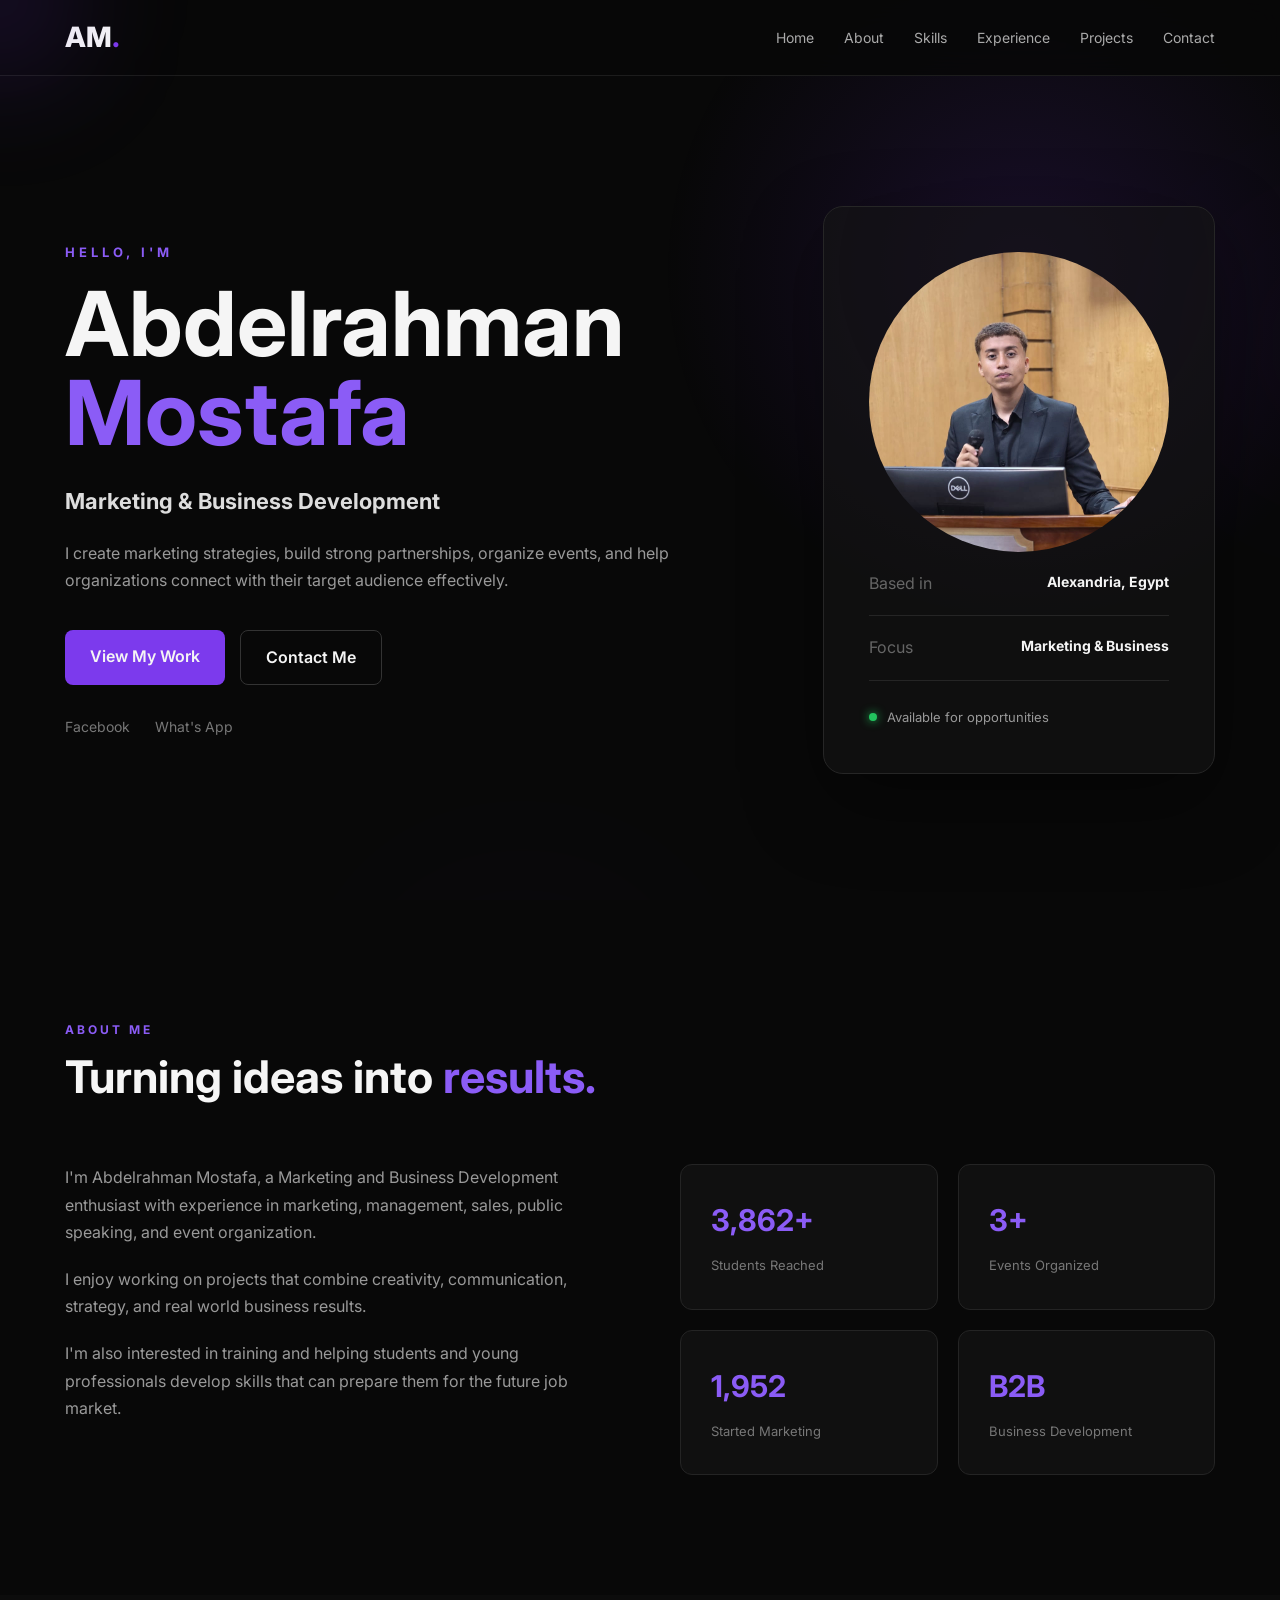
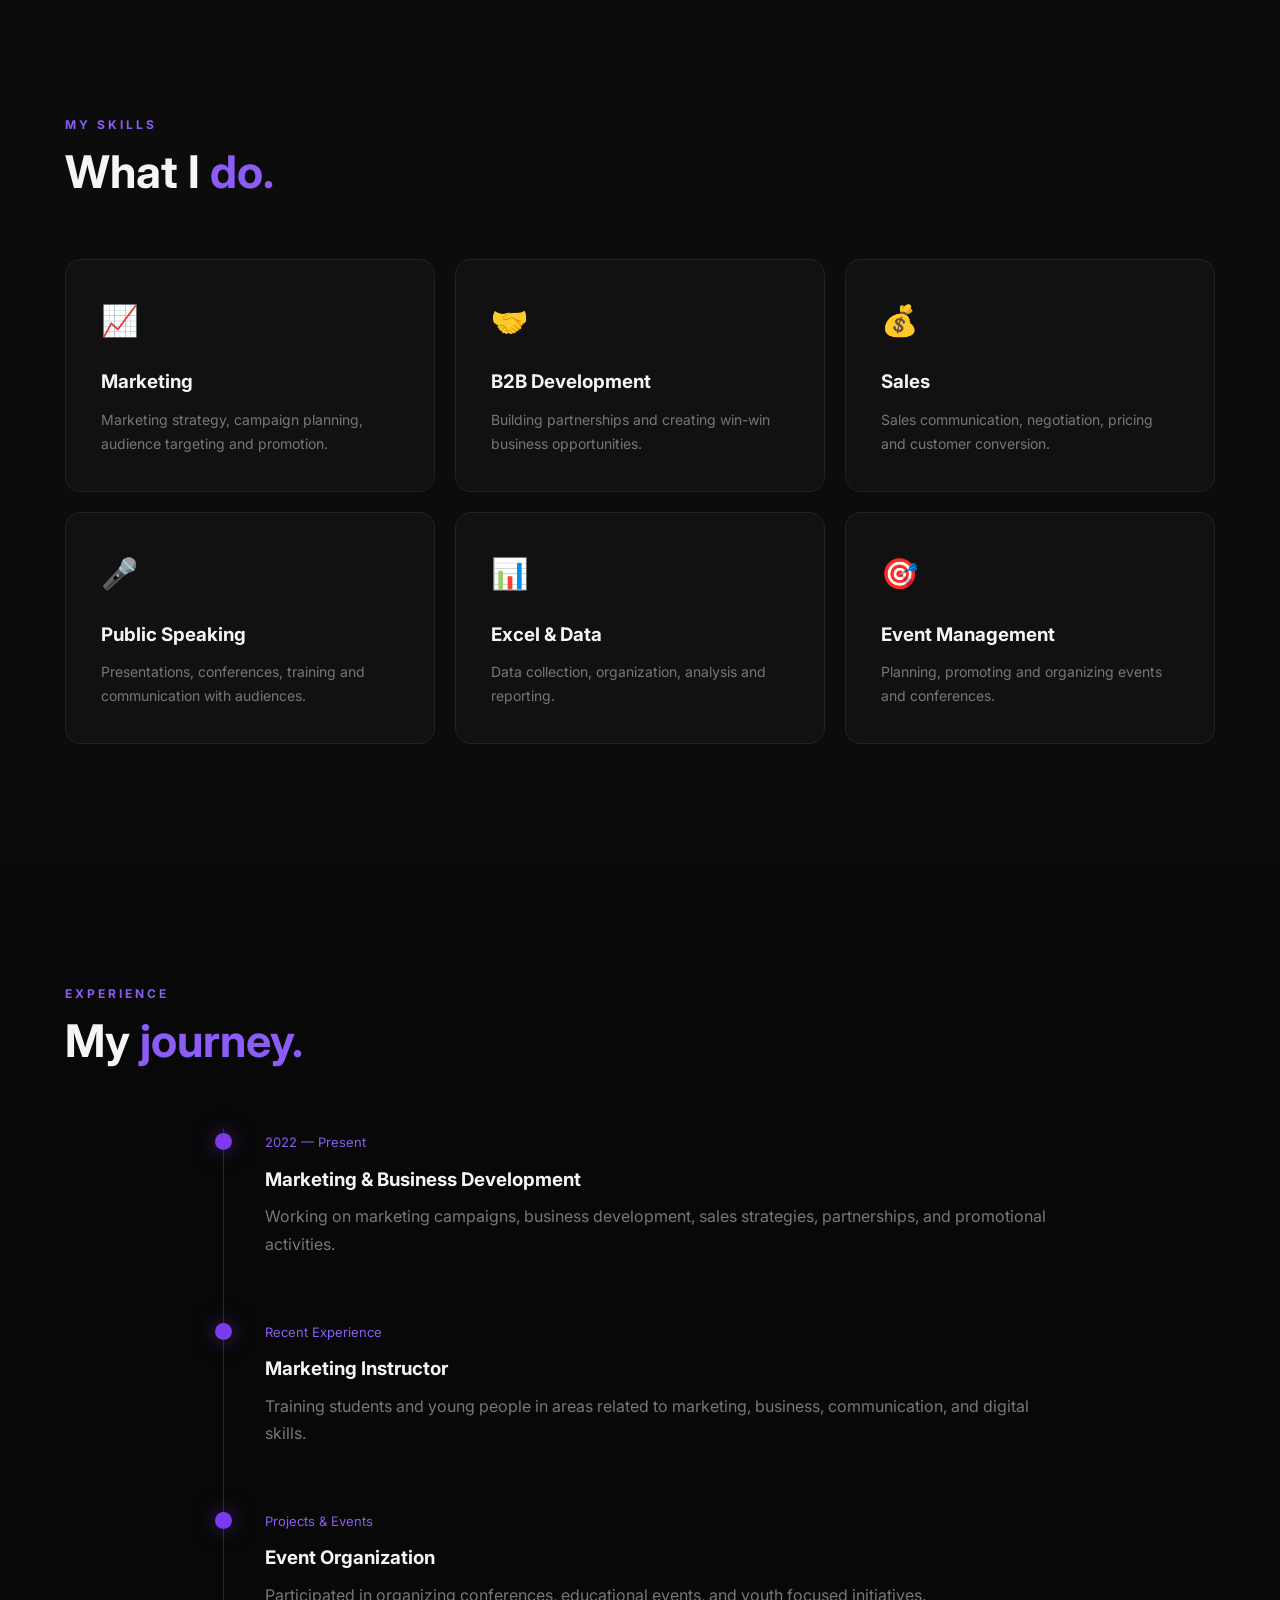
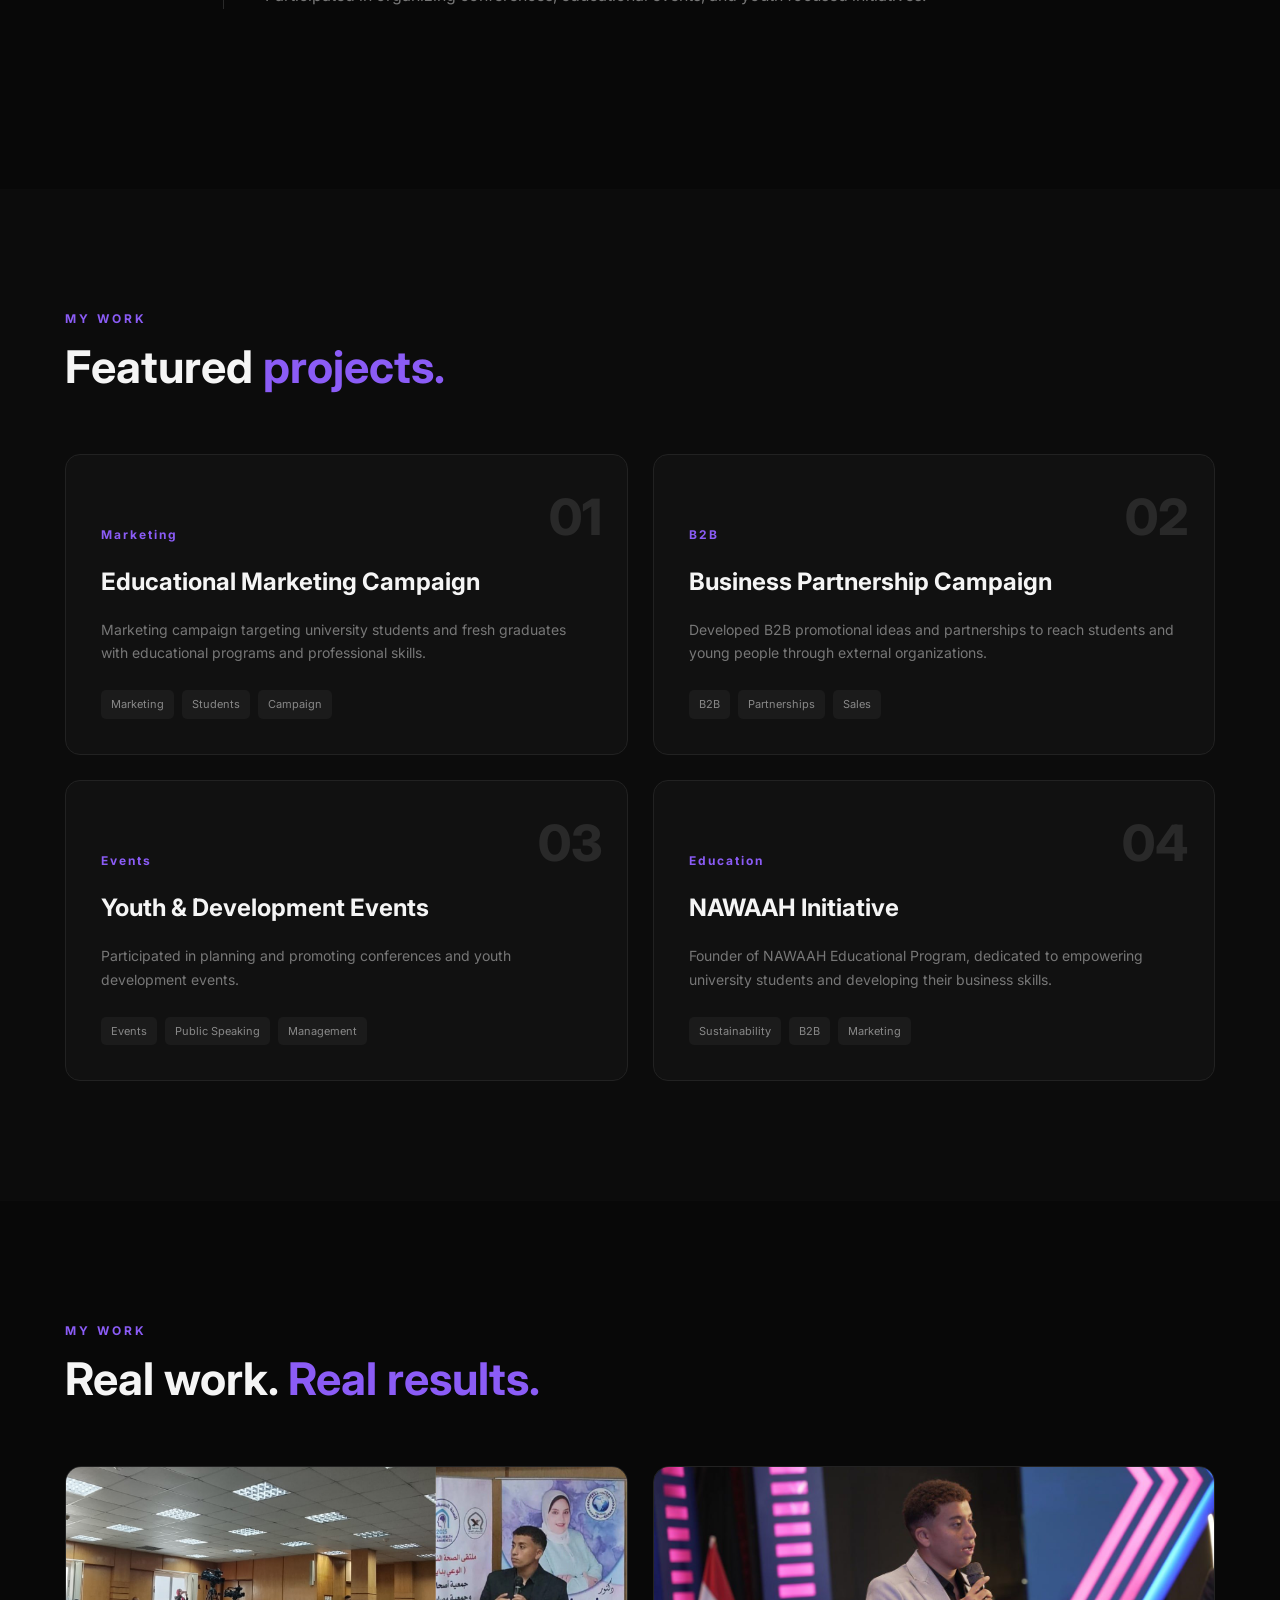
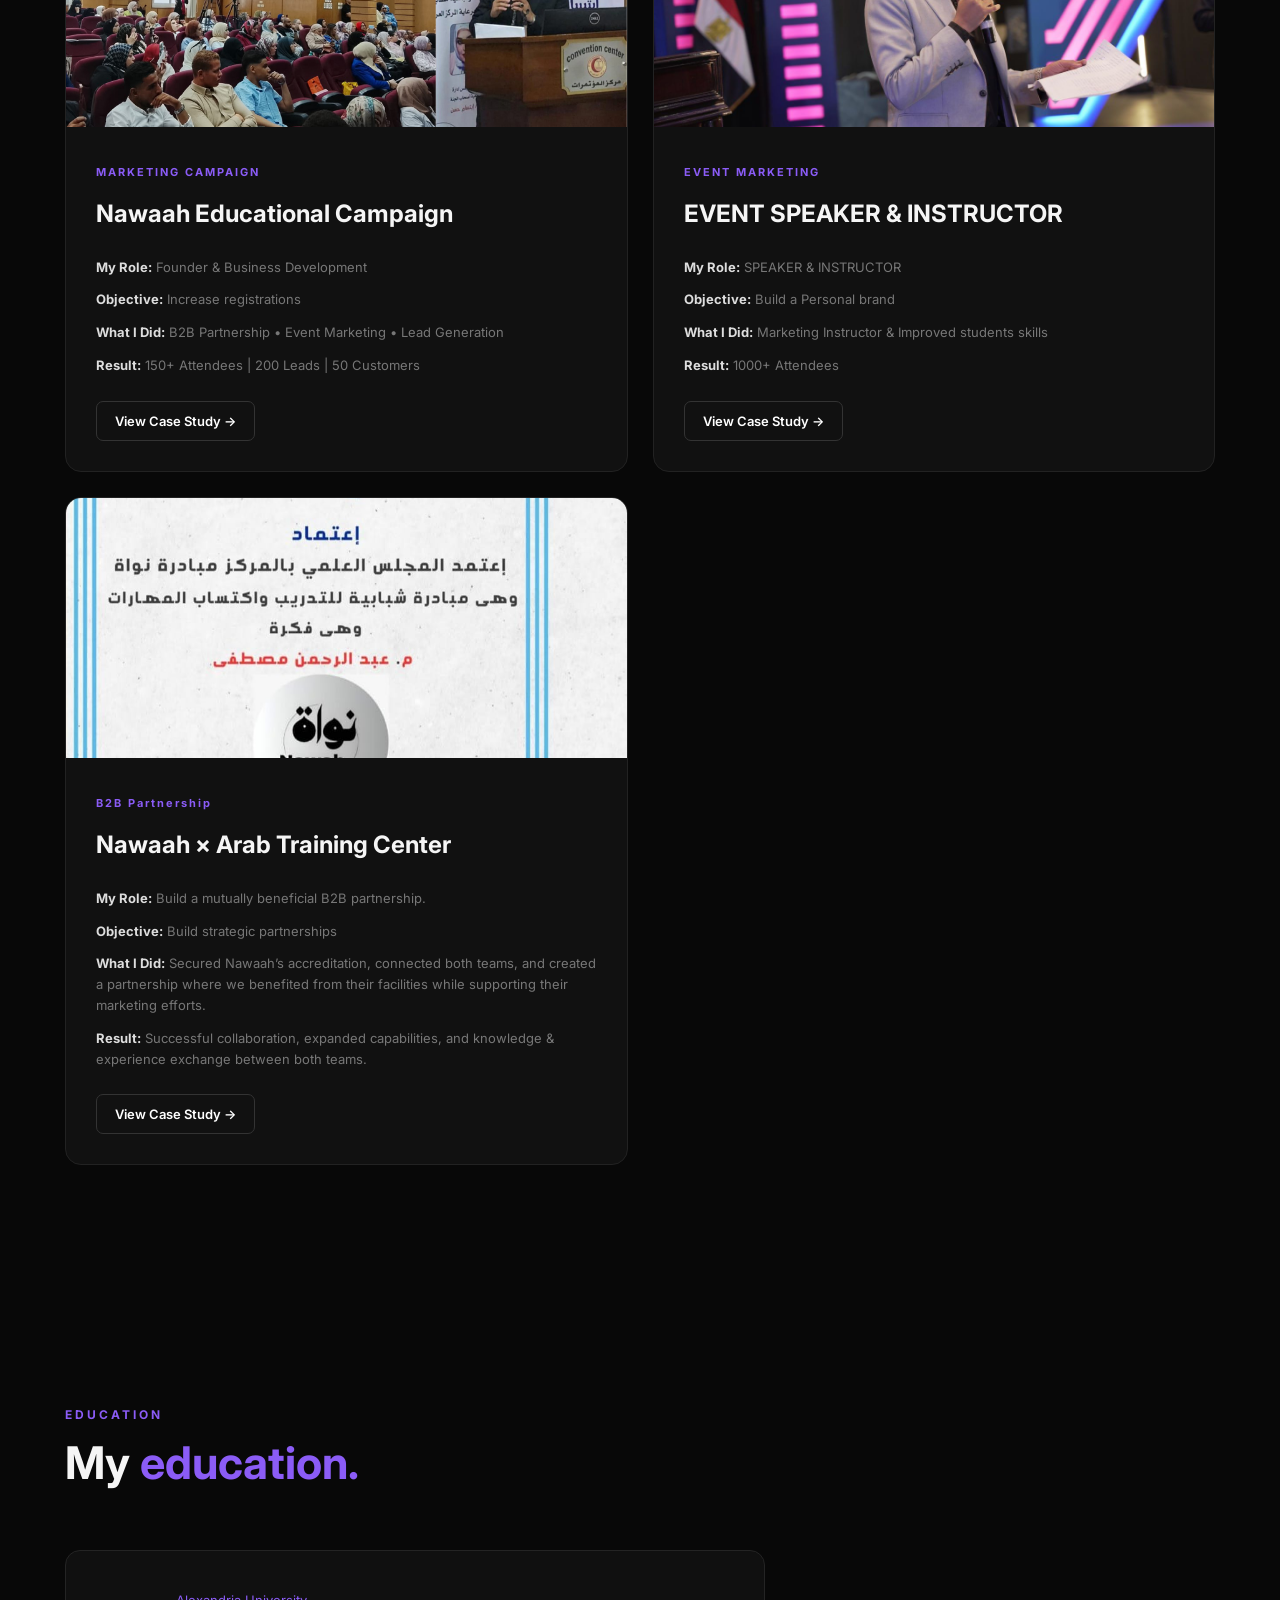
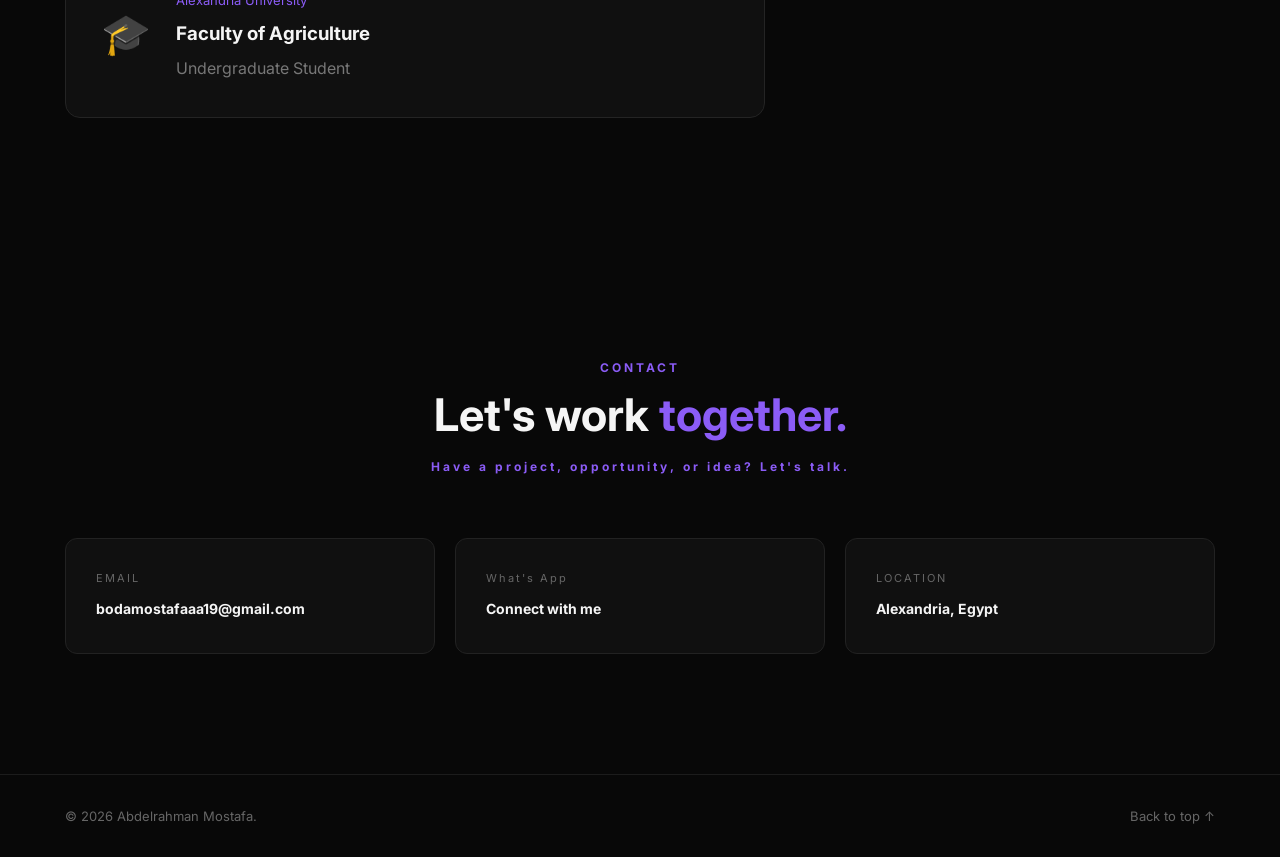
<file: index.html>
<!DOCTYPE html>
<html lang="en">
<head>
    <meta charset="UTF-8">
    <meta name="viewport" content="width=device-width, initial-scale=1.0">

    <title>Abdelrahman Mostafa | Marketing & Business Development</title>

    <link rel="stylesheet" href="style.css">

    <!-- Google Font -->
    <link rel="preconnect" href="https://fonts.googleapis.com">
    <link rel="preconnect" href="https://fonts.gstatic.com" crossorigin>
    <link href="https://fonts.googleapis.com/css2?family=Inter:wght@400;500;600;700;800&display=swap" rel="stylesheet">
</head>

<body>
<div class="cursor-light"></div>
<div class="background-animation">
    <span></span>
    <span></span>
    <span></span>
</div>
    <!-- Navbar -->
    <header class="navbar">
        <div class="container nav-container">

            <a href="#home" class="logo">
                AM<span>.</span>
            </a>

            <nav id="navMenu">
                <a href="#home">Home</a>
                <a href="#about">About</a>
                <a href="#skills">Skills</a>
                <a href="#experience">Experience</a>
                <a href="#projects">Projects</a>
                <a href="#contact">Contact</a>
            </nav>

            <button id="menuBtn" class="menu-btn">
                ☰
            </button>

        </div>
    </header>


    <!-- Hero -->
    <section id="home" class="hero">

        <div class="container hero-content">

            <div class="hero-text">

                <p class="small-title">HELLO, I'M</p>

                <h1>
                    Abdelrahman
                    <span>Mostafa</span>
                </h1>

                <h2>
                    Marketing & Business Development
                </h2>

                <p class="hero-description">
                    I create marketing strategies, build strong partnerships,
                    organize events, and help organizations connect with their
                    target audience effectively.
                </p>

                <div class="hero-buttons">

                    <a href="#projects" class="btn primary-btn">
                        View My Work
                    </a>

                    <a href="#contact" class="btn secondary-btn">
                        Contact Me
                    </a>

                </div>

                <div class="social-links">

                   
                    <a href="https://web.facebook.com/abdelrahman.mostafa.39395" target="_blank">Facebook</a>
                    <a href="https://wa.me/message/GZVELO7RELTAF1" target="_blank">What's App</a>
                    

                </div>

            </div>


            <div class="hero-card">

                <div class="hero-image">
                    <img src="images/WhatsApp Image 2026-08-16 at 12.02.14 PM.jpeg" alt="Profile Picture">
                </div>

                <div class="card-info">
                    <span>Based in</span>
                    <strong>Alexandria, Egypt</strong>
                </div>

                <div class="card-info">
                    <span>Focus</span>
                    <strong>Marketing & Business</strong>
                </div>

                <div class="available">
                    <span></span>
                    Available for opportunities
                </div>

            </div>

        </div>

    </section>


    <!-- About -->
    <section id="about" class="section">

        <div class="container">

            <div class="section-title">
                <p>ABOUT ME</p>
                <h2>Turning ideas into <span>results.</span></h2>
            </div>

            <div class="about-grid">

                <div class="about-text">

                    <p>
                        I'm Abdelrahman Mostafa, a Marketing and Business
                        Development enthusiast with experience in marketing,
                        management, sales, public speaking, and event
                        organization.
                    </p>

                    <p>
                        I enjoy working on projects that combine creativity,
                        communication, strategy, and real world business
                        results.
                    </p>

                    <p>
                        I'm also interested in training and helping students
                        and young professionals develop skills that can
                        prepare them for the future job market.
                    </p>

                </div>

                <div class="about-stats">

                  <div class="stat">
    <strong class="counter" data-target="4000" data-suffix="+">0</strong>
    <span>Students Reached</span>
</div>

<div class="stat">
    <strong class="counter" data-target="4" data-suffix="+">0</strong>
    <span>Events Organized</span>
</div>

<div class="stat">
    <strong class="counter" data-target="2022">0</strong>
    <span>Started Marketing</span>
</div>

<div class="stat">
    <strong>B2B</strong>
    <span>Business Development</span>
</div>

                </div>

            </div>

        </div>

    </section>


    <!-- Skills -->
    <section id="skills" class="section skills-section">

        <div class="container">

            <div class="section-title">
                <p>MY SKILLS</p>
                <h2>What I <span>do.</span></h2>
            </div>

            <div class="skills-grid">

                <div class="skill-card">
                    <div class="icon">📈</div>
                    <h3>Marketing</h3>
                    <p>
                        Marketing strategy, campaign planning,
                        audience targeting and promotion.
                    </p>
                </div>

                <div class="skill-card">
                    <div class="icon">🤝</div>
                    <h3>B2B Development</h3>
                    <p>
                        Building partnerships and creating
                        win-win business opportunities.
                    </p>
                </div>

                <div class="skill-card">
                    <div class="icon">💰</div>
                    <h3>Sales</h3>
                    <p>
                        Sales communication, negotiation,
                        pricing and customer conversion.
                    </p>
                </div>

                <div class="skill-card">
                    <div class="icon">🎤</div>
                    <h3>Public Speaking</h3>
                    <p>
                        Presentations, conferences, training
                        and communication with audiences.
                    </p>
                </div>

                <div class="skill-card">
                    <div class="icon">📊</div>
                    <h3>Excel & Data</h3>
                    <p>
                        Data collection, organization,
                        analysis and reporting.
                    </p>
                </div>

                <div class="skill-card">
                    <div class="icon">🎯</div>
                    <h3>Event Management</h3>
                    <p>
                        Planning, promoting and organizing
                        events and conferences.
                    </p>
                </div>

            </div>

        </div>

    </section>


    <!-- Experience -->
    <section id="experience" class="section">

        <div class="container">

            <div class="section-title">
                <p>EXPERIENCE</p>
                <h2>My <span>journey.</span></h2>
            </div>

            <div class="timeline">

                <div class="timeline-item">

                    <div class="timeline-dot"></div>

                    <div class="timeline-content">

                        <span class="date">2022 — Present</span>

                        <h3>Marketing & Business Development</h3>

                        <p>
                            Working on marketing campaigns, business
                            development, sales strategies, partnerships,
                            and promotional activities.
                        </p>

                    </div>

                </div>


                <div class="timeline-item">

                    <div class="timeline-dot"></div>

                    <div class="timeline-content">

                        <span class="date">Recent Experience</span>

                        <h3>Marketing Instructor</h3>

                        <p>
                            Training students and young people in areas
                            related to marketing, business, communication,
                            and digital skills.
                        </p>

                    </div>

                </div>


                <div class="timeline-item">

                    <div class="timeline-dot"></div>

                    <div class="timeline-content">

                        <span class="date">Projects & Events</span>

                        <h3>Event Organization</h3>

                        <p>
                            Participated in organizing conferences,
                            educational events, and youth focused
                            initiatives.
                        </p>

                    </div>

                </div>

            </div>

        </div>

    </section>


    <!-- Projects -->
    <section id="projects" class="section projects-section">

        <div class="container">

            <div class="section-title">
                <p>MY WORK</p>
                <h2>Featured <span>projects.</span></h2>
            </div>


            <div class="projects-grid">

                <article class="project-card">

                    <div class="project-number">01</div>

                    <div class="project-content">

                        <span>Marketing</span>

                        <h3>Educational Marketing Campaign</h3>

                        <p>
                            Marketing campaign targeting university
                            students and fresh graduates with educational
                            programs and professional skills.
                        </p>

                        <div class="tags">
                            <span>Marketing</span>
                            <span>Students</span>
                            <span>Campaign</span>
                        </div>

                    </div>

                </article>


                <article class="project-card">

                    <div class="project-number">02</div>

                    <div class="project-content">

                        <span>B2B</span>

                        <h3>Business Partnership Campaign</h3>

                        <p>
                            Developed B2B promotional ideas and partnerships
                            to reach students and young people through
                            external organizations.
                        </p>

                        <div class="tags">
                            <span>B2B</span>
                            <span>Partnerships</span>
                            <span>Sales</span>
                        </div>

                    </div>

                </article>


                <article class="project-card">

                    <div class="project-number">03</div>

                    <div class="project-content">

                        <span>Events</span>

                        <h3>Youth & Development Events</h3>

                        <p>
                            Participated in planning and promoting
                            conferences and youth development events.
                        </p>

                        <div class="tags">
                            <span>Events</span>
                            <span>Public Speaking</span>
                            <span>Management</span>
                        </div>

                    </div>

                </article>


                <article class="project-card">

                    <div class="project-number">04</div>

                    <div class="project-content">

                        <span>Education</span>

                        <h3>NAWAAH Initiative</h3>

                        <p>
                            Founder of NAWAAH Educational Program, dedicated to empowering university students and developing their business skills.
                        </p>

                        <div class="tags">
                            <span>Sustainability</span>
                            <span>B2B</span>
                            <span>Marketing</span>
                        </div>

                    </div>

                </article>

            </div>

        </div>

    </section>
<!-- ================= MY WORK ================= -->

<section class="section work-section" id="work">

    <div class="container">

        <div class="section-title">
            <p>MY WORK</p>
            <h2>Real work. <span>Real results.</span></h2>
        </div>

        <div class="work-grid">

            <!-- ================= CASE STUDY 1 ================= -->

            <div class="work-card">

                <div class="work-image">
                    <img src="images/work1.jpg" alt="Campaign Name">
                </div>

                <div class="work-info">

                    <span class="work-category">
                        MARKETING CAMPAIGN
                    </span>

                    <h3>Nawaah Educational Campaign</h3>

                    <div class="case-info">

                        <p>
                            <strong>My Role:</strong>
Founder & Business Development
                        </p>

                        <p>
                            <strong>Objective:</strong>
                            Increase registrations
                        </p>

                        <p>
                            <strong>What I Did:</strong>
                           B2B Partnership • Event Marketing • Lead Generation
                        </p>

                        <p>
                            <strong>Result:</strong>
                            150+ Attendees | 200 Leads | 50 Customers
                        </p>

                    </div>

                    <button class="case-btn" onclick="openCaseStudy('case1')">
                        View Case Study →
                    </button>

                </div>

            </div>


            <!-- ================= CASE STUDY 2 ================= -->

            <div class="work-card">

                <div class="work-image">
                    <img src="images/work2.jpeg" alt="Event Campaign">
                </div>

                <div class="work-info">

                    <span class="work-category">
                        EVENT MARKETING
                    </span>

                    <h3>  EVENT SPEAKER & INSTRUCTOR</h3>

                    <div class="case-info">

                        <p>
                            <strong>My Role:</strong>
                          SPEAKER & INSTRUCTOR 
                        </p>

                        <p>
                            <strong>Objective:</strong>
                           Build a Personal brand
                        </p>

                        <p>
                            <strong>What I Did:</strong>
                           Marketing Instructor & Improved students skills 
                        </p>

                        <p>
                            <strong>Result:</strong>
                          1000+ Attendees
                        </p>

                    </div>

                    <button class="case-btn" onclick="openCaseStudy('case2')">
                        View Case Study →
                    </button>

                </div>

            </div>


            <!-- ================= CASE STUDY 3 ================= -->

            <div class="work-card">

                <div class="work-image">
                    <img src="images/work3.jpeg" alt="B2B Campaign">
                </div>

                <div class="work-info">

                    <span class="work-category">
                        B2B Partnership
                    </span>

                    <h3>Nawaah × Arab Training Center</h3>

                    <div class="case-info">

                        <p>
                            <strong>My Role:</strong>
                            Build a mutually beneficial B2B partnership.

                        </p>

                        <p>
                            <strong>Objective:</strong>
                            Build strategic partnerships
                        </p>

                        <p>
                            <strong>What I Did:</strong>
                           Secured Nawaah’s accreditation, connected both teams, and created a partnership where we benefited from their facilities while supporting their marketing efforts.
                        </p>

                        <p>
                            <strong>Result:</strong>
                            Successful collaboration, expanded capabilities, and knowledge & experience exchange between both teams.
                        </p>

                    </div>

                    <button class="case-btn" onclick="openCaseStudy('case3')">
                        View Case Study →
                    </button>

                </div>

            </div>

        </div>

    </div>

</section>
    <!-- Education -->
    <section class="section education-section">

        <div class="container">

            <div class="section-title">
                <p>EDUCATION</p>
                <h2>My <span>education.</span></h2>
            </div>

            <div class="education-card">

                <div class="education-icon">
                    🎓
                </div>

                <div>
                    <span>Alexandria University</span>

                    <h3>
                        Faculty of Agriculture
                    </h3>

                    <p>
                        Undergraduate Student
                    </p>
                </div>

            </div>

        </div>

    </section>


    <!-- Contact -->
    <section id="contact" class="section contact-section">

        <div class="container">

            <div class="section-title">

                <p>CONTACT</p>

                <h2>
                    Let's work <span>together.</span>
                </h2>

                <p class="contact-description">
                    Have a project, opportunity, or idea?
                    Let's talk.
                </p>

            </div>


            <div class="contact-grid">

                <a href="mailto:bodamostafaaa19@gmail.com" class="contact-card">

                    <span>EMAIL</span>

                    <strong>
                      bodamostafaaa19@gmail.com
                    </strong>

                </a>


                <a href="https://wa.me/message/GZVELO7RELTAF1" class="contact-card">

                    <span>What's App</span>

                    <strong>
                        Connect with me
                    </strong>

                </a>


                <a href="#" class="contact-card">

                    <span>LOCATION</span>

                    <strong>
                        Alexandria, Egypt
                    </strong>

                </a>

            </div>

        </div>

    </section>


    <!-- Footer -->
    <footer>

        <div class="container footer-content">

            <p>
                © <span id="year"></span>
                Abdelrahman Mostafa.
            </p>

            <a href="#home">
                Back to top ↑
            </a>

        </div>

    </footer>


    <script src="script.js"></script>
<!-- ================= CASE STUDY MODAL ================= -->

<div class="case-modal" id="caseModal">

    <div class="case-modal-content">

        <button class="close-case" onclick="closeCaseStudy()">
            ×
        </button>

        <span id="modalCategory"></span>

        <h2 id="modalTitle"></h2>

        <div class="modal-line"></div>

        <div class="modal-section">
            <h4>My Role</h4>
            <p id="modalRole"></p>
        </div>

        <div class="modal-section">
            <h4>Objective</h4>
            <p id="modalObjective"></p>
        </div>

        <div class="modal-section">
            <h4>What I Did</h4>
            <p id="modalWork"></p>
        </div>

        <div class="modal-result">

            <h4>Result</h4>

            <p id="modalResult"></p>

        </div>

    </div>

</div>
</body>
</html>
</file>
<file: style.css>
* {
    margin: 0;
    padding: 0;
    box-sizing: border-box;
}

html {
    scroll-behavior: smooth;
}

body {
    font-family: "Inter", sans-serif;
    background: #080808;
    color: #f5f5f5;
    line-height: 1.7;
}

a {
    text-decoration: none;
    color: inherit;
}

.container {
    width: min(1150px, 90%);
    margin: auto;
}


/* ================= NAVBAR ================= */

.navbar {
    position: fixed;
    top: 0;
    width: 100%;
    z-index: 1000;

    background: rgba(8, 8, 8, 0.85);
    backdrop-filter: blur(15px);

    border-bottom: 1px solid #1c1c1c;
}

.nav-container {
    height: 75px;

    display: flex;
    align-items: center;
    justify-content: space-between;
}

.logo {
    font-size: 28px;
    font-weight: 800;
}

.logo span {
    color: #7c3aed;
}

nav {
    display: flex;
    gap: 30px;
}

nav a {
    color: #aaa;
    font-size: 14px;
    transition: 0.3s;
}

nav a:hover {
    color: #fff;
}

.menu-btn {
    display: none;

    background: none;
    border: none;

    color: white;
    font-size: 25px;

    cursor: pointer;
}


/* ================= HERO ================= */

.hero {
    min-height: 100vh;

    display: flex;
    align-items: center;

    padding-top: 80px;

    background:
        radial-gradient(
            circle at 80% 30%,
            rgba(124, 58, 237, 0.15),
            transparent 30%
        );
}

.hero-content {
    display: grid;
    grid-template-columns: 1.4fr 0.8fr;

    gap: 80px;
    align-items: center;
}

.small-title {
    color: #8b5cf6;

    letter-spacing: 4px;
    font-size: 13px;
    font-weight: 700;

    margin-bottom: 15px;
}

.hero h1 {
    font-size: clamp(50px, 7vw, 90px);
    line-height: 1;

    margin-bottom: 25px;
}

.hero h1 span {
    display: block;
    color: #8b5cf6;
}

.hero h2 {
    color: #ddd;

    font-size: 22px;
    margin-bottom: 20px;
}

.hero-description {
    max-width: 650px;

    color: #999;
    font-size: 16px;

    margin-bottom: 35px;
}

.hero-buttons {
    display: flex;
    gap: 15px;

    margin-bottom: 30px;
}

.btn {
    padding: 13px 25px;

    border-radius: 8px;

    font-weight: 600;

    transition: 0.3s;
}

.primary-btn {
    background: #7c3aed;
}

.primary-btn:hover {
    background: #8b5cf6;
    transform: translateY(-3px);
}

.secondary-btn {
    border: 1px solid #333;
}

.secondary-btn:hover {
    background: #161616;
}

.social-links {
    display: flex;
    gap: 25px;

    color: #777;

    font-size: 14px;
}

.social-links a:hover {
    color: #fff;
}


/* HERO CARD */

.hero-card {
    padding: 45px 45px;

    border: 1px solid #262626;
    border-radius: 20px;

    background: rgba(20, 20, 20, 0.6);

    box-shadow:
        0 30px 80px rgba(0, 0, 0, 0.4);
}

.hero-image {
    width: 300px;
    height: 300px;
    border-radius: 50%;
    overflow: hidden;

}

.hero-image img {
    width: 100%;
    height: 100%;
    object-fit: cover;
    object-position: center top;
}

.card-info {
    display: flex;
    justify-content: space-between;

    padding: 18px 0;

    border-bottom: 1px solid #252525;
}

.card-info span {
    color: #666;
}

.card-info strong {
    font-size: 14px;
}

.available {
    margin-top: 25px;

    color: #999;
    font-size: 13px;

    display: flex;
    align-items: center;
    gap: 10px;
}

.available span {
    width: 8px;
    height: 8px;

    background: #22c55e;

    border-radius: 50%;

    box-shadow: 0 0 10px #22c55e;
}


/* ================= SECTIONS ================= */

.section {
    padding: 120px 0;
}

.section-title {
    margin-bottom: 60px;
}

.section-title p {
    color: #8b5cf6;

    font-size: 12px;
    letter-spacing: 3px;
    font-weight: 700;

    margin-bottom: 10px;
}

.section-title h2 {
    font-size: 45px;
    line-height: 1.2;
}

.section-title h2 span {
    color: #8b5cf6;
}


/* ================= ABOUT ================= */

.about-grid {
    display: grid;
    grid-template-columns: 1fr 1fr;

    gap: 80px;
}

.about-text p {
    color: #999;
    margin-bottom: 20px;
}

.about-stats {
    display: grid;
    grid-template-columns: 1fr 1fr;

    gap: 20px;
}

.stat {
    padding: 30px;

    border: 1px solid #242424;
    border-radius: 12px;

    background: #101010;
}

.stat:hover {
    padding: 30px;
    border: 1px solid #701970;
    border-radius: 12px;
    box-shadow: 0 15px 40px rgba(124, 58, 237, 0.12);
}

.stat strong {
    display: block;

    font-size: 30px;
    color: #8b5cf6;

    margin-bottom: 5px;
}

.stat span {
    color: #777;
    font-size: 13px;
}


/* ================= SKILLS ================= */

.skills-section {
    background: #0c0c0c;
}

.skills-grid {
    display: grid;

    grid-template-columns:
        repeat(3, 1fr);

    gap: 20px;
}

.skill-card {
    padding: 35px;

    background: #111;

    border: 1px solid #222;
    border-radius: 15px;

    transition: 0.3s;
}

.skill-card:hover {
    transform: translateY(-8px);

    border-color: #7c3aed;

    box-shadow:
        0 15px 40px rgba(124, 58, 237, 0.12);
}

.icon {
    font-size: 30px;
    margin-bottom: 20px;
}

.skill-card h3 {
    margin-bottom: 10px;
}

.skill-card p {
    color: #777;
    font-size: 14px;
}


/* ================= TIMELINE ================= */

.timeline {
    position: relative;

    max-width: 850px;

    margin: auto;
}

.timeline::before {
    content: "";

    position: absolute;

    left: 8px;
    top: 0;
    bottom: 0;

    width: 1px;

    background: #292929;
}

.timeline-item {
    position: relative;

    padding-left: 50px;

    margin-bottom: 60px;
}

.timeline-dot {
    position: absolute;

    left: 0;
    top: 5px;

    width: 17px;
    height: 17px;

    border-radius: 50%;

    background: #7c3aed;

    box-shadow:
        0 0 20px rgba(124, 58, 237, 0.5);
}

.date {
    color: #8b5cf6;

    font-size: 13px;
}

.timeline-content h3 {
    margin: 8px 0;
}

.timeline-content p {
    color: #777;
}


/* ================= PROJECTS ================= */

.projects-section {
    background: #0c0c0c;
}

.projects-grid {
    display: grid;

    grid-template-columns:
        repeat(2, 1fr);

    gap: 25px;
}

.project-card {
    min-height: 300px;

    padding: 35px;

    background: #111;

    border: 1px solid #222;
    border-radius: 15px;

    position: relative;

    overflow: hidden;

    transition: 0.3s;
}

.project-card:hover {
    transform: translateY(-6px);

    border-color: #7c3aed;
}

.project-number {
    position: absolute;

    top: 20px;
    right: 25px;

    color: #292929;

    font-size: 50px;
    font-weight: 800;
}

.project-content {
    position: relative;
    z-index: 2;

    padding-top: 30px;
}

.project-content > span {
    color: #8b5cf6;

    font-size: 12px;
    font-weight: 700;
    letter-spacing: 2px;
}

.project-content h3 {
    font-size: 24px;

    margin: 15px 0;
}

.project-content p {
    color: #777;

    font-size: 14px;

    max-width: 500px;
}

.tags {
    display: flex;
    gap: 8px;

    margin-top: 25px;
}

.tags span {
    padding: 5px 10px;

    background: #1b1b1b;

    border-radius: 5px;

    color: #888;

    font-size: 11px;
}


/* ================= EDUCATION ================= */

.education-card {
    display: flex;
    align-items: center;

    gap: 25px;

    padding: 35px;

    max-width: 700px;

    border: 1px solid #242424;
    border-radius: 15px;

    background: #101010;
}

.education-icon {
    font-size: 40px;
}

.education-card span {
    color: #8b5cf6;

    font-size: 13px;
}

.education-card h3 {
    margin: 5px 0;
}

.education-card p {
    color: #777;
}


/* ================= CONTACT ================= */

.contact-section {
    text-align: center;
}

.contact-description {
    color: #777;

    margin-top: 15px;
}

.contact-grid {
    display: grid;

    grid-template-columns:
        repeat(3, 1fr);

    gap: 20px;
}

.contact-card {
    text-align: left;

    padding: 30px;

    background: #101010;

    border: 1px solid #222;
    border-radius: 12px;

    transition: 0.3s;
}

.contact-card:hover {
    border-color: #7c3aed;

    transform: translateY(-5px);
}

.contact-card span {
    display: block;

    color: #666;

    font-size: 11px;
    letter-spacing: 2px;

    margin-bottom: 8px;
}

.contact-card strong {
    font-size: 14px;
}


/* ================= FOOTER ================= */

footer {
    border-top: 1px solid #1c1c1c;

    padding: 30px 0;

    color: #666;

    font-size: 13px;
}

.footer-content {
    display: flex;

    justify-content: space-between;
}

.footer-content a:hover {
    color: white;
}


/* ================= RESPONSIVE ================= */

@media (max-width: 850px) {

    nav {
        position: absolute;

        top: 75px;
        left: 0;

        width: 100%;

        background: #0b0b0b;

        display: none;

        flex-direction: column;

        padding: 25px;

        border-bottom: 1px solid #222;
    }

    nav.active {
        display: flex;
    }

    .menu-btn {
        display: block;
    }

    .hero-content {
        grid-template-columns: 1fr;

        gap: 50px;
    }

    .hero {
        padding-top: 120px;
    }

    .hero-card {
        max-width: 500px;
    }

    .about-grid {
        grid-template-columns: 1fr;
    }

    .skills-grid {
        grid-template-columns: 1fr 1fr;
    }

    .contact-grid {
        grid-template-columns: 1fr;
    }

}

.cursor-light {
    position: fixed;

    width: 150px;
    height: 150px;

    border-radius: 50%;

    background: rgba(124, 58, 237, 0.18);

    filter: blur(60px);

    pointer-events: none;

    transform: translate(-50%, -50%);

    z-index: 9999;

    transition:
        left 0.04s linear,
        top 0.04s linear;
}

.background-animation {
    position: fixed;
    inset: 0;

    overflow: hidden;

    z-index: -1;

    background: #080808;
}

.background-animation span {
    position: absolute;

    width: 150px;
    height: 150px;

    border-radius: 50%;

    background: #7c3aed;

    filter: blur(120px);

    opacity: 0.12;

    animation: float 12s infinite ease-in-out;
}

.background-animation span:nth-child(1) {
    top: -150px;
    left: -100px;

    animation-delay: 0s;
}

.background-animation span:nth-child(2) {
    right: -150px;
    top: 30%;

    animation-delay: 3s;
}

.background-animation span:nth-child(3) {
    bottom: -200px;
    left: 35%;

    animation-delay: 6s;
}

@keyframes float {

    0%,
    100% {
        transform: translate(0, 0) scale(1);
    }

    50% {
        transform: translate(80px, -60px) scale(1.15);
    }
}

@media (max-width: 600px) {

    .section {
        padding: 80px 0;
    }

    .hero h1 {
        font-size: 55px;
    }

    .hero h2 {
        font-size: 18px;
    }

    .section-title h2 {
        font-size: 35px;
    }

    .skills-grid {
        grid-template-columns: 1fr;
    }

    .projects-grid {
        grid-template-columns: 1fr;
    }

    .about-stats {
        grid-template-columns: 1fr 1fr;
    }

    .hero-buttons {
        flex-direction: column;
    }

    .btn {
        text-align: center;
    }

    .footer-content {
        flex-direction: column;

        gap: 15px;
    }

}
/* ================= MOBILE FIX ================= */

@media (max-width: 600px) {

    html,
    body {
        width: 100%;
        max-width: 100%;
        overflow-x: hidden;
    }

    .container {
        width: 90%;
        max-width: 90%;
        margin: 0 auto;
    }

    /* NAVBAR */

    .nav-container {
        height: 70px;
    }

    .logo {
        font-size: 26px;
    }

    nav {
        top: 70px;
        width: 100%;
        left: 0;
        padding: 20px;
    }

    /* HERO */

    .hero {
        width: 100%;
        min-height: auto;
        padding-top: 110px;
        padding-bottom: 70px;
    }

    .hero-content {
        width: 100%;
        max-width: 100%;
        min-width: 0;

        display: grid;
        grid-template-columns: 1fr;

        gap: 45px;
    }

    .hero-content > * {
        min-width: 0;
        max-width: 100%;
    }

    .small-title {
        font-size: 12px;
        letter-spacing: 3px;
    }

    .hero h1 {
        font-size: clamp(45px, 13vw, 60px);
        line-height: 0.98;
        word-break: normal;
    }

    .hero h2 {
        font-size: 18px;
        line-height: 1.4;
    }

    .hero-description {
        width: 100%;
        max-width: 100%;

        font-size: 15px;
        line-height: 1.8;

        overflow-wrap: break-word;
    }

    /* BUTTONS */

    .hero-buttons {
        width: 100%;

        display: flex;
        flex-direction: column;

        gap: 12px;
    }

    .btn {
        width: 100%;
        max-width: 100%;

        text-align: center;

        padding: 15px 20px;
    }

    /* SOCIAL */

    .social-links {
        gap: 25px;
        flex-wrap: wrap;
    }

    /* HERO CARD */

    .hero-card {
        width: 100%;
        max-width: 100%;

        padding: 25px 20px;

        margin: 0;
    }

    .hero-image {
        width: min(260px, 80vw);
        height: min(260px, 80vw);

        margin: 0 auto 10px;
    }

    .card-info {
        width: 100%;
        gap: 15px;
    }

    .card-info strong {
        text-align: right;
    }

    /* SECTIONS */

    .section {
        width: 100%;
        padding: 80px 0;
    }

    .section-title {
        margin-bottom: 40px;
    }

    .section-title h2 {
        font-size: 35px;
    }

    /* ABOUT */

    .about-grid {
        gap: 40px;
    }

    .about-stats {
        grid-template-columns: 1fr 1fr;
        gap: 12px;
    }

    .stat {
        padding: 20px 15px;
    }

    .stat strong {
        font-size: 25px;
    }

    /* SKILLS */

    .skills-grid {
        grid-template-columns: 1fr;
        gap: 15px;
    }

    .skill-card {
        padding: 25px;
    }

    /* PROJECTS */

    .projects-grid {
        grid-template-columns: 1fr;
        gap: 15px;
    }

    .project-card {
        min-height: auto;
        padding: 25px;
    }

    /* TIMELINE */

    .timeline-item {
        padding-left: 35px;
    }

    /* EDUCATION */

    .education-card {
        flex-direction: column;
        align-items: flex-start;

        padding: 25px;
    }

    /* CONTACT */

    .contact-grid {
        grid-template-columns: 1fr;
    }

    .contact-card {
        padding: 25px;
    }

    /* FOOTER */

    .footer-content {
        flex-direction: column;
        gap: 15px;
    }

    /* BACKGROUND */

    .background-animation {
        width: 100%;
        max-width: 100%;
    }

    /* MOUSE LIGHT */
    /* نخليه أصغر على الموبايل لأن الماوس مش موجود أصلاً */

    .cursor-light {
        display: none;
    }
}
/* ================= MOBILE FIX ================= */

html,
body {
    width: 100%;
    max-width: 100%;
    overflow-x: hidden;
}

* {
    max-width: 100%;
}

@media (max-width: 600px) {

    .container {
        width: calc(100% - 36px);
        max-width: none;
        margin: 0 auto;
    }

    /* NAVBAR */
    .navbar {
        width: 100%;
    }

    .nav-container {
        height: 70px;
    }

    /* HERO */
    .hero {
        width: 100%;
        min-height: auto;
        padding-top: 110px;
        padding-bottom: 70px;
        overflow: hidden;
    }

    .hero-content {
        width: 100%;
        display: grid;
        grid-template-columns: minmax(0, 1fr);
        gap: 45px;
        align-items: center;
    }

    .hero-content > * {
        min-width: 0;
        width: 100%;
    }

    .small-title {
        font-size: 12px;
        letter-spacing: 3px;
        margin-bottom: 15px;
    }

    .hero h1 {
        font-size: clamp(42px, 13vw, 58px);
        line-height: 0.98;
        margin-bottom: 25px;
        overflow-wrap: break-word;
    }

    .hero h2 {
        font-size: 18px;
        line-height: 1.4;
        margin-bottom: 20px;
        overflow-wrap: break-word;
    }

    .hero-description {
        width: 100%;
        max-width: 100%;
        font-size: 15px;
        line-height: 1.8;
        overflow-wrap: break-word;
        word-break: normal;
    }

    /* BUTTONS */
    .hero-buttons {
        width: 100%;
        display: flex;
        flex-direction: column;
        gap: 12px;
        margin-bottom: 25px;
    }

    .hero-buttons .btn {
        width: 100%;
        max-width: 100%;
        display: block;
        text-align: center;
        padding: 15px 20px;
    }

    /* SOCIAL LINKS */
    .social-links {
        width: 100%;
        display: flex;
        flex-wrap: wrap;
        gap: 25px;
    }

    /* HERO CARD */
    .hero-card {
        width: 100%;
        max-width: 100%;
        padding: 25px 20px;
        border-radius: 18px;
        box-sizing: border-box;
        overflow: hidden;
    }

    /* IMAGE */
    .hero-image {
        width: min(300px, 100%);
        height: auto;
        aspect-ratio: 1 / 1;
        margin: 0 auto;
        border-radius: 50%;
    }

    .hero-image img {
        width: 100%;
        height: 100%;
        object-fit: cover;
    }

    /* CARD INFO */
    .card-info {
        width: 100%;
        gap: 15px;
        flex-wrap: wrap;
    }

    .card-info strong {
        text-align: right;
    }

    /* SECTIONS */
    .section {
        width: 100%;
        padding: 80px 0;
        overflow: hidden;
    }

    .section-title h2 {
        font-size: 35px;
        overflow-wrap: break-word;
    }

    /* ABOUT */
    .about-grid {
        width: 100%;
        grid-template-columns: minmax(0, 1fr);
        gap: 40px;
    }

    .about-stats {
        grid-template-columns: 1fr 1fr;
        gap: 12px;
    }

    .stat {
        padding: 20px 15px;
        min-width: 0;
    }

    .stat strong {
        font-size: 25px;
    }

    /* SKILLS */
    .skills-grid {
        grid-template-columns: 1fr;
    }

    .skill-card {
        width: 100%;
    }

    /* PROJECTS */
    .projects-grid {
        grid-template-columns: 1fr;
    }

    .project-card {
        width: 100%;
        min-width: 0;
    }

    /* EDUCATION */
    .education-card {
        width: 100%;
        box-sizing: border-box;
        padding: 25px 20px;
        flex-direction: column;
        align-items: flex-start;
    }

    /* CONTACT */
    .contact-grid {
        grid-template-columns: 1fr;
    }

    .contact-card {
        width: 100%;
        box-sizing: border-box;
    }

    /* FOOTER */
    .footer-content {
        flex-direction: column;
        gap: 15px;
    }

    /* CURSOR LIGHT - DON'T SHOW ON MOBILE */
    .cursor-light {
        display: none;
    }

    /* BACKGROUND */
    .background-animation {
        width: 100%;
        max-width: 100%;
        overflow: hidden;
    }
}
/* ================= MY WORK ================= */

.work-section {
    background: #080808;
}

.work-grid {
    display: grid;
    grid-template-columns: repeat(3, 1fr);
    gap: 25px;
}

.work-card {
    background: #111;
    border: 1px solid #222;
    border-radius: 15px;
    overflow: hidden;
    transition: 0.3s ease;
}

.work-card:hover {
    transform: translateY(-8px);
    border-color: #7c3aed;

    box-shadow:
        0 20px 50px rgba(124, 58, 237, 0.15);
}

.work-image {
    width: 100%;
    height: 230px;
    overflow: hidden;
}

.work-image img {
    width: 100%;
    height: 100%;
    object-fit: cover;

    transition: 0.5s ease;
}

.work-card:hover .work-image img {
    transform: scale(1.08);
}

.work-info {
    padding: 25px;
}

.work-info > span {
    color: #8b5cf6;

    font-size: 11px;
    font-weight: 700;

    letter-spacing: 2px;
}

.work-info h3 {
    font-size: 21px;
    margin: 10px 0;
}

.work-info p {
    color: #777;
    font-size: 14px;
    line-height: 1.7;
}


/* Mobile */

@media (max-width: 850px) {

    .work-grid {
        grid-template-columns: 1fr;
    }

    .work-image {
        height: 220px;
    }

}
/* ================= MY WORK ================= */

.work-section {
    background: #080808;
}

.work-grid {
    display: grid;
    grid-template-columns: repeat(2, 1fr);
    gap: 25px;
}

.work-card {
    background: #111;
    border: 1px solid #222;
    border-radius: 16px;

    overflow: hidden;

    transition: 0.35s ease;
}

.work-card:hover {
    transform: translateY(-8px);

    border-color: #7c3aed;

    box-shadow:
        0 20px 60px rgba(124, 58, 237, 0.12);
}


/* IMAGE */

.work-image {
    width: 100%;
    height: 260px;

    overflow: hidden;

    background: #151515;
}

.work-image img {
    width: 100%;
    height: 100%;

    object-fit: cover;

    transition: 0.5s ease;
}

.work-card:hover .work-image img {
    transform: scale(1.05);
}


/* CONTENT */

.work-info {
    padding: 30px;
}

.work-category {
    color: #8b5cf6;

    font-size: 11px;
    font-weight: 700;

    letter-spacing: 2px;
}

.work-info h3 {
    font-size: 24px;

    margin: 10px 0 22px;
}


/* CASE STUDY INFO */

.case-info {
    display: flex;
    flex-direction: column;

    gap: 12px;
}

.case-info p {
    color: #777;

    font-size: 13px;
    line-height: 1.6;
}

.case-info strong {
    color: #ddd;
}


/* BUTTON */

.case-btn {
    margin-top: 25px;

    padding: 11px 18px;

    background: transparent;

    border: 1px solid #333;
    border-radius: 7px;

    color: #fff;

    font-family: inherit;
    font-size: 13px;
    font-weight: 600;

    cursor: pointer;

    transition: 0.3s;
}

.case-btn:hover {
    background: #7c3aed;

    border-color: #7c3aed;

    transform: translateX(4px);
}


/* MOBILE */

@media (max-width: 850px) {

    .work-grid {
        grid-template-columns: 1fr;
    }

    .work-image {
        height: 230px;
    }

}

@media (max-width: 600px) {

    .work-info {
        padding: 22px;
    }

    .work-info h3 {
        font-size: 21px;
    }

    .work-image {
        height: 210px;
    }

}
/* ================= CASE STUDY MODAL ================= */

.case-modal {
    position: fixed;

    inset: 0;

    display: none;

    align-items: center;
    justify-content: center;

    padding: 20px;

    background: rgba(0, 0, 0, 0.75);

    backdrop-filter: blur(10px);

    z-index: 5000;
}

.case-modal.active {
    display: flex;
}

.case-modal-content {
    position: relative;

    width: 100%;
    max-width: 650px;

    max-height: 90vh;

    overflow-y: auto;

    padding: 40px;

    background: #111;

    border: 1px solid #292929;

    border-radius: 18px;

    box-shadow:
        0 30px 100px rgba(0, 0, 0, 0.6);

    animation: caseOpen 0.3s ease;
}

@keyframes caseOpen {

    from {
        opacity: 0;
        transform: translateY(20px) scale(0.97);
    }

    to {
        opacity: 1;
        transform: translateY(0) scale(1);
    }

}

.close-case {
    position: absolute;

    top: 15px;
    right: 20px;

    width: 35px;
    height: 35px;

    border: none;

    background: #1c1c1c;

    color: #fff;

    border-radius: 50%;

    font-size: 24px;

    cursor: pointer;
}

#modalCategory {
    color: #8b5cf6;

    font-size: 11px;
    font-weight: 700;

    letter-spacing: 2px;
}

#modalTitle {
    font-size: 32px;

    margin: 10px 0 20px;
}

.modal-line {
    width: 100%;
    height: 1px;

    background: #252525;

    margin-bottom: 25px;
}

.modal-section {
    margin-bottom: 22px;
}

.modal-section h4,
.modal-result h4 {
    color: #fff;

    font-size: 14px;

    margin-bottom: 7px;
}

.modal-section p {
    color: #888;

    font-size: 14px;

    line-height: 1.8;
}

.modal-result {
    margin-top: 25px;

    padding: 20px;

    background: #151515;

    border: 1px solid #252525;

    border-radius: 10px;
}

.modal-result h4 {
    color: #8b5cf6;
}

.modal-result p {
    color: #ddd;

    font-size: 15px;
    font-weight: 600;
}


/* MOBILE */

@media (max-width: 600px) {

    .case-modal-content {
        padding: 30px 22px;

        max-height: 85vh;
    }

    #modalTitle {
        font-size: 25px;
    }

}
</file>
